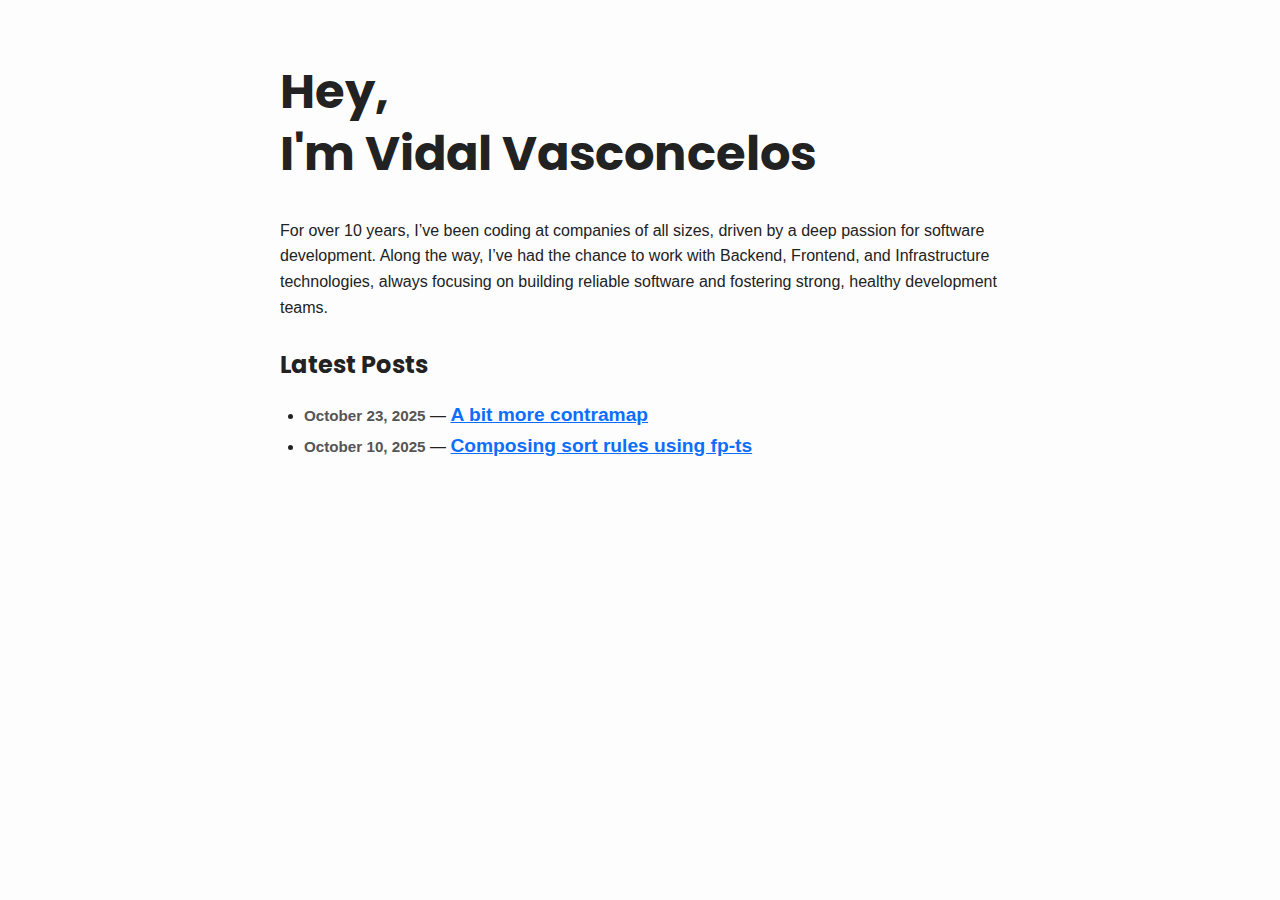
<file: public/index.html>
<!DOCTYPE html>
<html lang="en">
<head>
    <meta charset="utf-8">
    <title>Vidal Vasconcelos</title>
    <link href="./assets/styles.css" rel="stylesheet">
    <link rel="stylesheet"
          href="https://fonts.bunny.net/css?family=Poppins:700,700i,800,800i|Zilla+Slab:400,400i,500,500i,600,600i,700,700i,&subset=latin-ext&display=swap"/>

</head>
<body>
<main>
    <h1>Hey,<br> I'm Vidal Vasconcelos</h1>
    <p>For over 10 years, I’ve been coding at companies of all sizes, driven by a deep passion for software development.
        Along the way, I’ve had the chance to work with Backend, Frontend, and Infrastructure technologies, always
        focusing on building reliable software and fostering strong, healthy development teams.</p>
    <h2>Latest Posts</h2>
    <ul>
        <li><span class="post-date">October 23, 2025</span> — <a href="./2025-10-23-A-BIT-MORE-CONTRAMAP.html">A bit
            more contramap</a></li>
        <li><span class="post-date">October 10, 2025</span> — <a href="./2025-10-10-COMPOSE-SORTING-RULES.html">Composing
            sort rules using fp-ts</a></li>
    </ul>
</main>
</body>
</html>
</file>
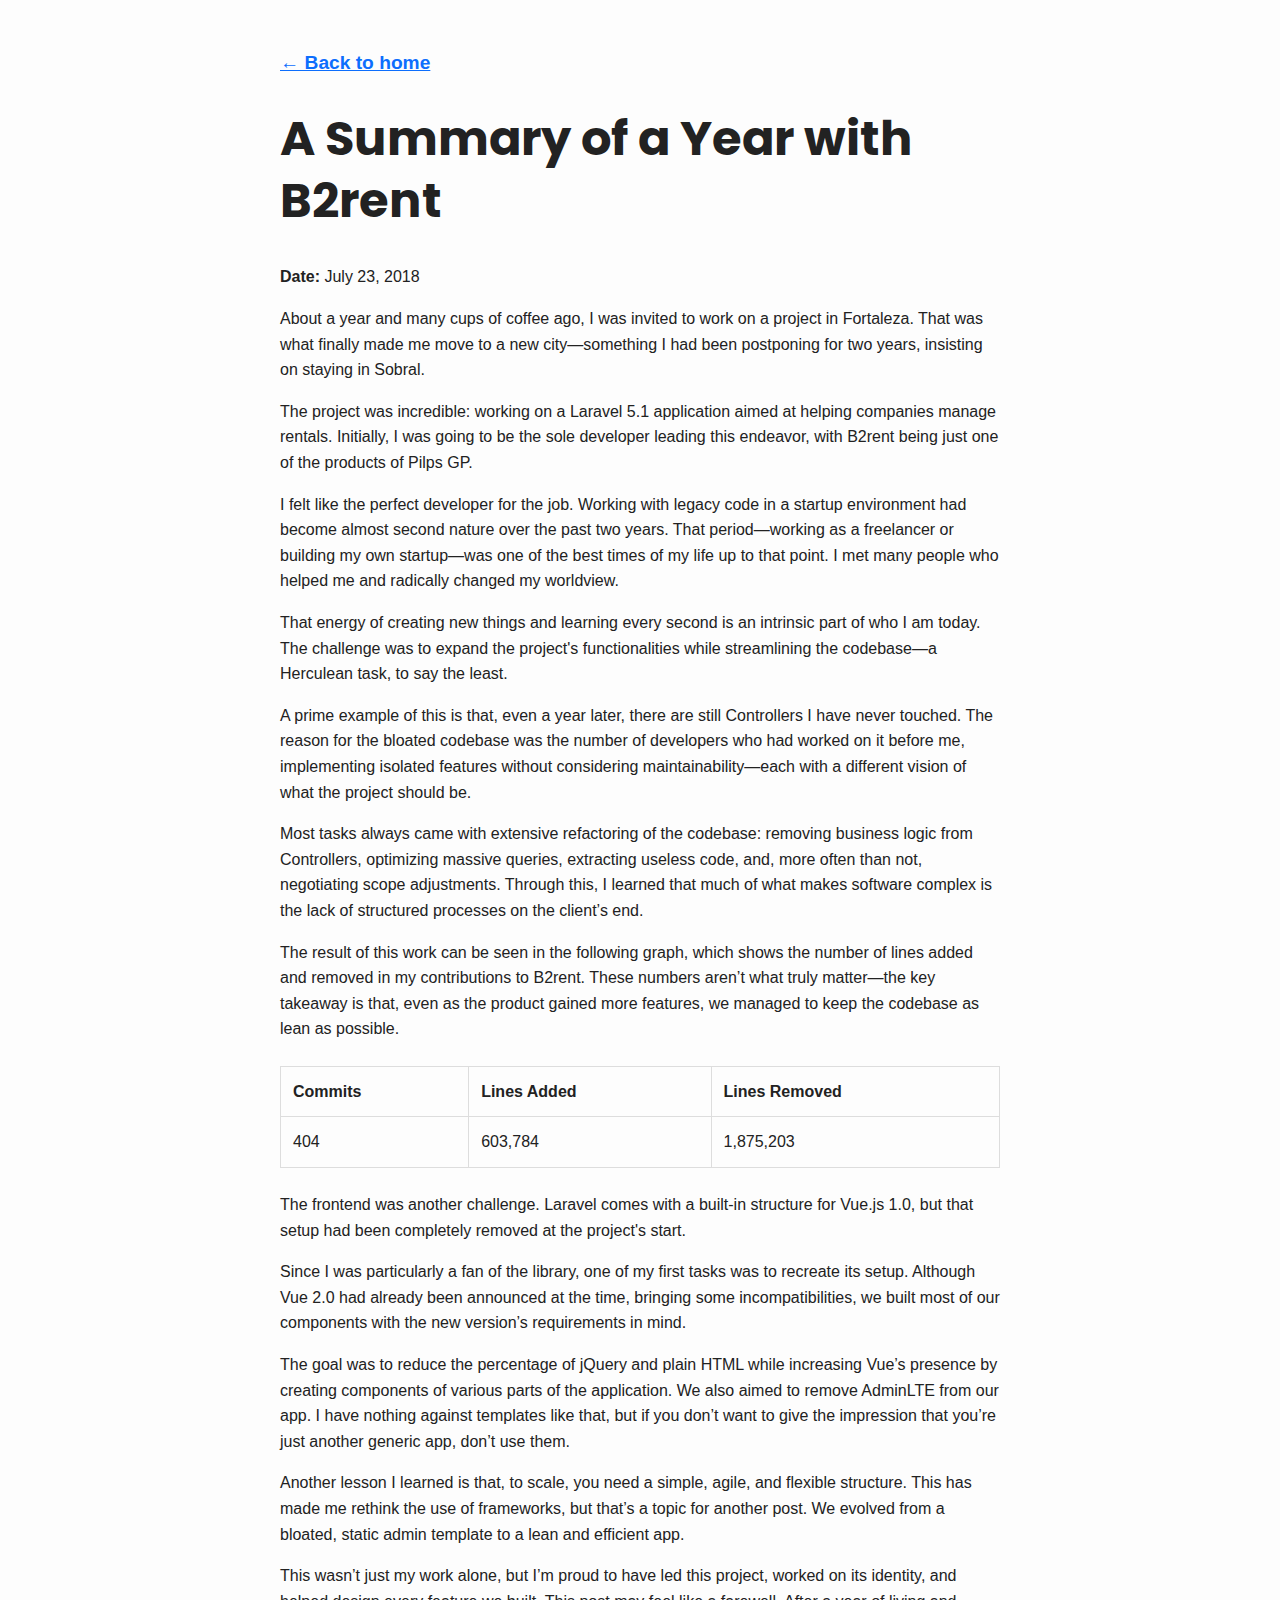
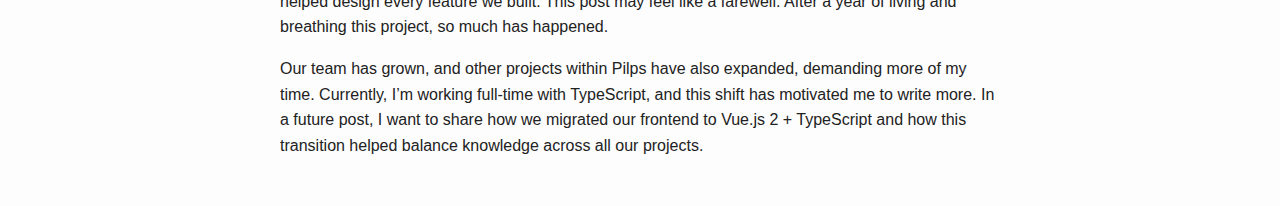
<file: public/2018-06-23-AN-YEAR-WORK-ON-B2RENT.html>
<!DOCTYPE html>
<html lang="en">
<head>
    <meta charset="utf-8">
    <title>A Summary of a Year with B2rent</title>
    <link href="./assets/styles.css" rel="stylesheet">
    <link rel="stylesheet"
          href="https://fonts.bunny.net/css?family=Poppins:700,700i,800,800i|Zilla+Slab:400,400i,500,500i,600,600i,700,700i,&subset=latin-ext&display=swap"/>
</head>
<body>
<article>
    <p><a href="./index.html">&larr; Back to home</a></p>
    <h1>A Summary of a Year with B2rent</h1>
    <p><strong>Date:</strong> July 23, 2018</p>
    <p>About a year and many cups of coffee ago, I was invited to work on a project in Fortaleza. That was what finally
        made me move to a new city—something I had been postponing for two years, insisting on staying in Sobral.</p>
    <p>The project was incredible: working on a Laravel 5.1 application aimed at helping companies manage rentals.
        Initially, I was going to be the sole developer leading this endeavor, with B2rent being just one of the
        products of Pilps GP.</p>
    <p>I felt like the perfect developer for the job. Working with legacy code in a startup environment had become
        almost second nature over the past two years. That period—working as a freelancer or building my own startup—was
        one of the best times of my life up to that point. I met many people who helped me and radically changed my
        worldview.</p>
    <p>That energy of creating new things and learning every second is an intrinsic part of who I am today. The
        challenge was to expand the project's functionalities while streamlining the codebase—a Herculean task, to say
        the least.</p>
    <p>A prime example of this is that, even a year later, there are still Controllers I have never touched. The reason
        for the bloated codebase was the number of developers who had worked on it before me, implementing isolated
        features without considering maintainability—each with a different vision of what the project should be.</p>
    <p>Most tasks always came with extensive refactoring of the codebase: removing business logic from Controllers,
        optimizing massive queries, extracting useless code, and, more often than not, negotiating scope adjustments.
        Through this, I learned that much of what makes software complex is the lack of structured processes on the
        client’s end.</p>
    <p>The result of this work can be seen in the following graph, which shows the number of lines added and removed in
        my contributions to B2rent. These numbers aren’t what truly matter—the key takeaway is that, even as the product
        gained more features, we managed to keep the codebase as lean as possible.</p>
    <table>
        <thead>
        <tr>
            <th>Commits</th>
            <th>Lines Added</th>
            <th>Lines Removed</th>
        </tr>
        </thead>
        <tbody>
        <tr>
            <td>404</td>
            <td>603,784</td>
            <td>1,875,203</td>
        </tr>
        </tbody>
    </table>
    <p>The frontend was another challenge. Laravel comes with a built-in structure for Vue.js 1.0, but that setup had
        been completely removed at the project's start.</p>
    <p>Since I was particularly a fan of the library, one of my first tasks was to recreate its setup. Although Vue 2.0
        had already been announced at the time, bringing some incompatibilities, we built most of our components with
        the new version’s requirements in mind.</p>
    <p>The goal was to reduce the percentage of jQuery and plain HTML while increasing Vue’s presence by creating
        components of various parts of the application. We also aimed to remove AdminLTE from our app. I have nothing
        against templates like that, but if you don’t want to give the impression that you’re just another generic app,
        don’t use them.</p>
    <p>Another lesson I learned is that, to scale, you need a simple, agile, and flexible structure. This has made me
        rethink the use of frameworks, but that’s a topic for another post. We evolved from a bloated, static admin
        template to a lean and efficient app.</p>
    <p>This wasn’t just my work alone, but I’m proud to have led this project, worked on its identity, and helped design
        every feature we built. This post may feel like a farewell. After a year of living and breathing this project,
        so much has happened.</p>
    <p>Our team has grown, and other projects within Pilps have also expanded, demanding more of my time. Currently, I’m
        working full-time with TypeScript, and this shift has motivated me to write more. In a future post, I want to
        share how we migrated our frontend to Vue.js 2 + TypeScript and how this transition helped balance knowledge
        across all our projects.</p>
</article>
</body>
</html>
</file>
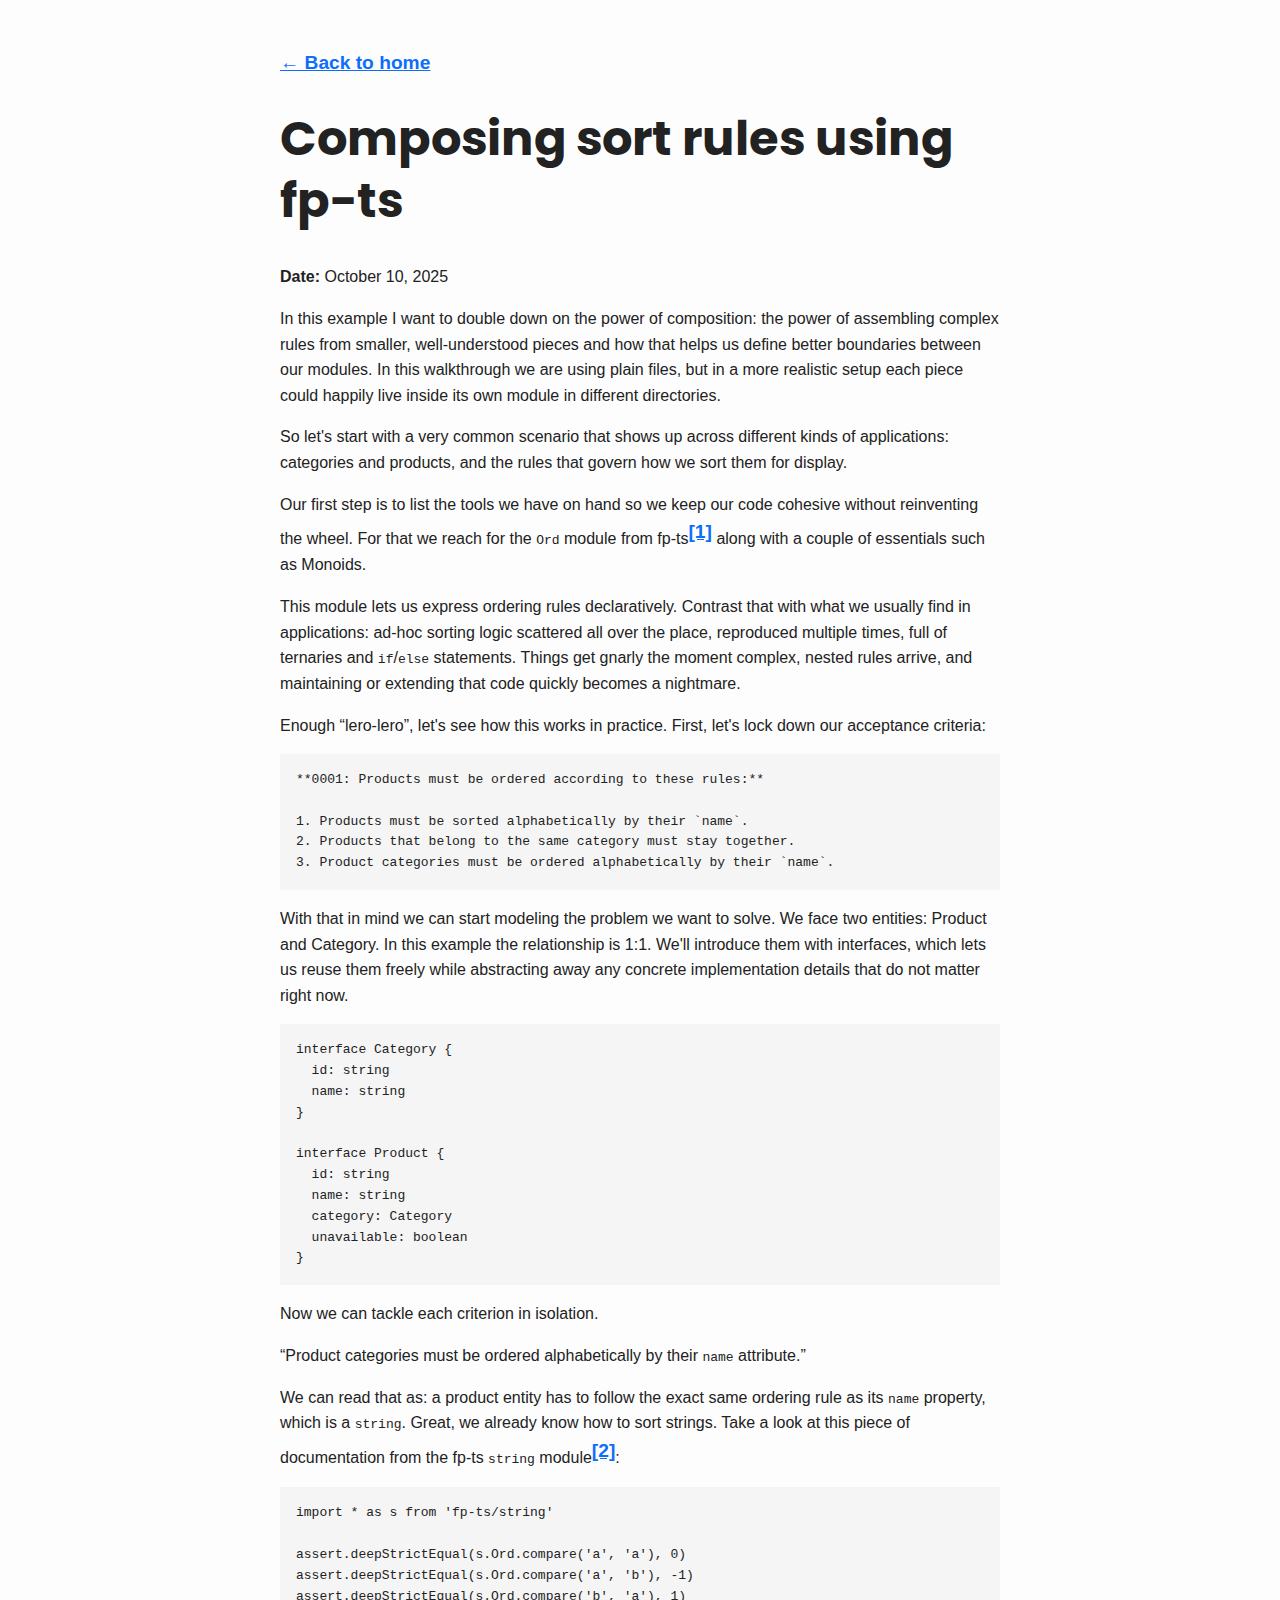
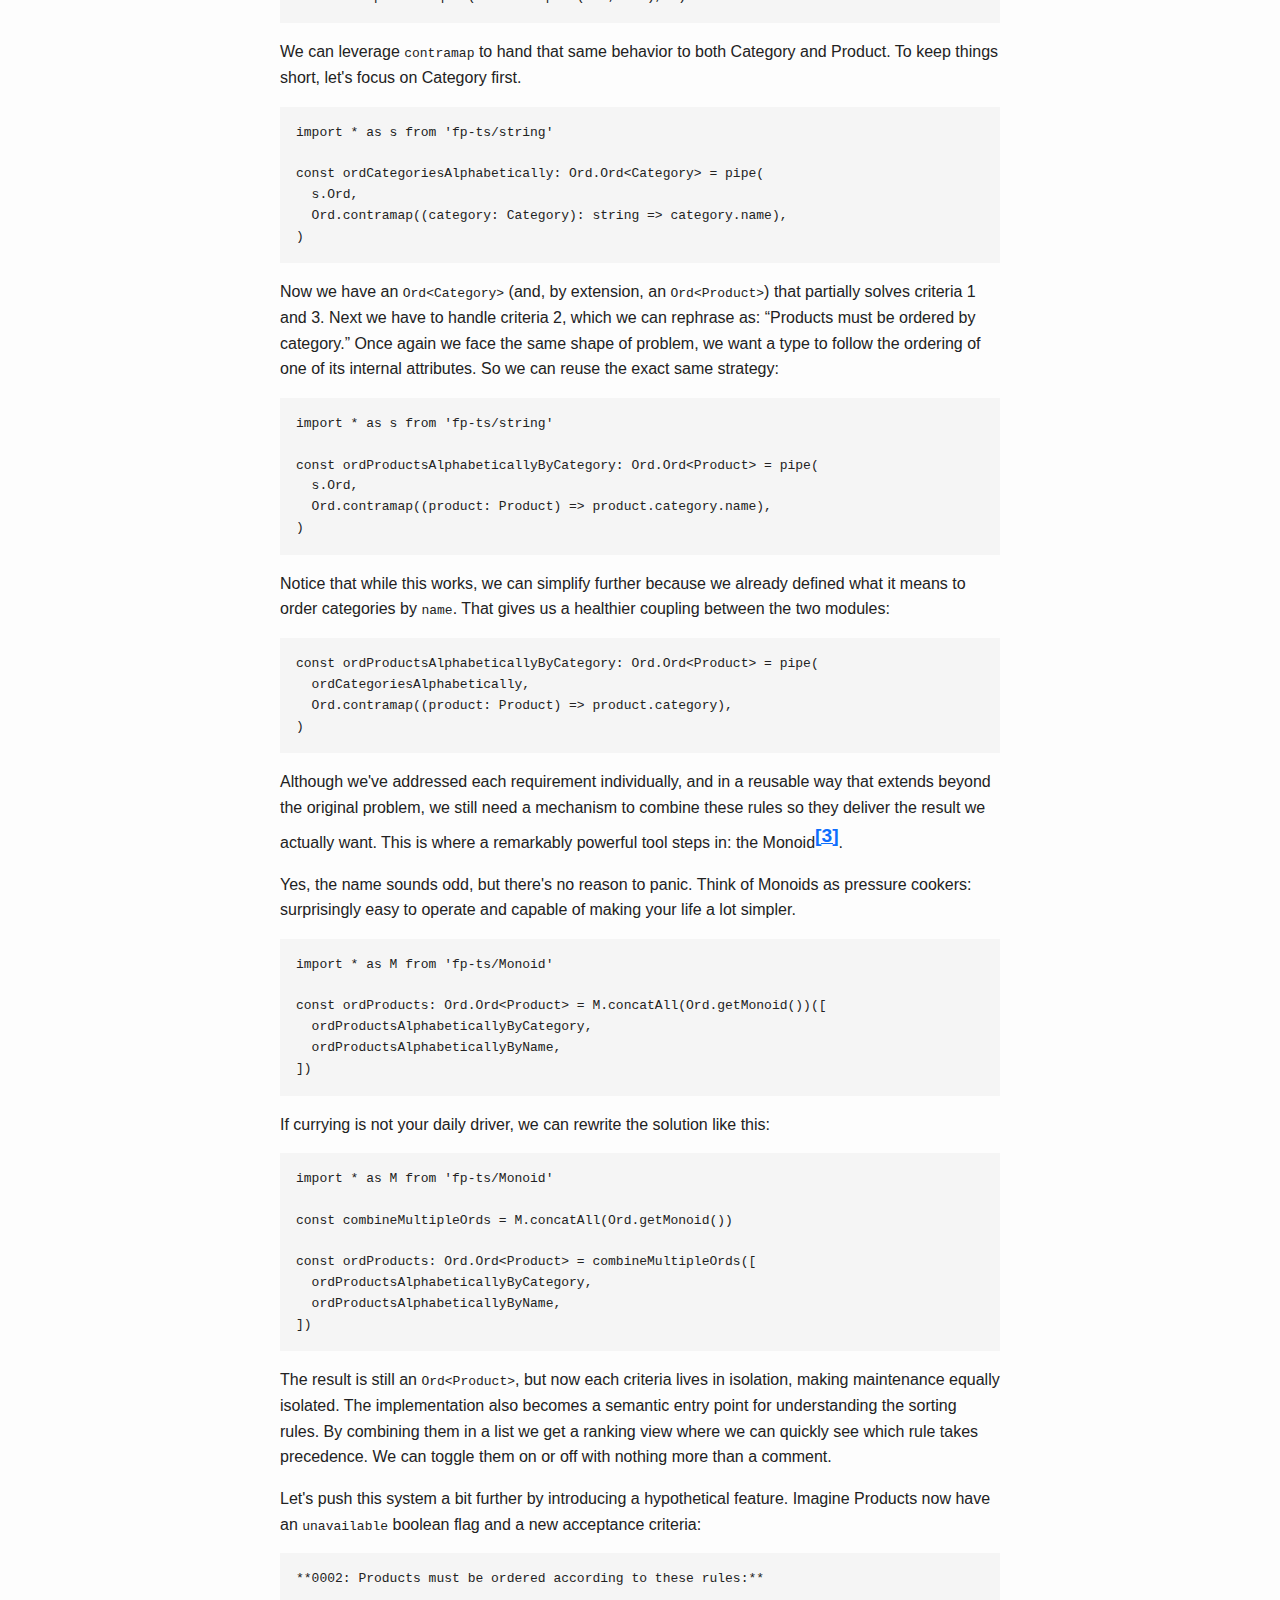
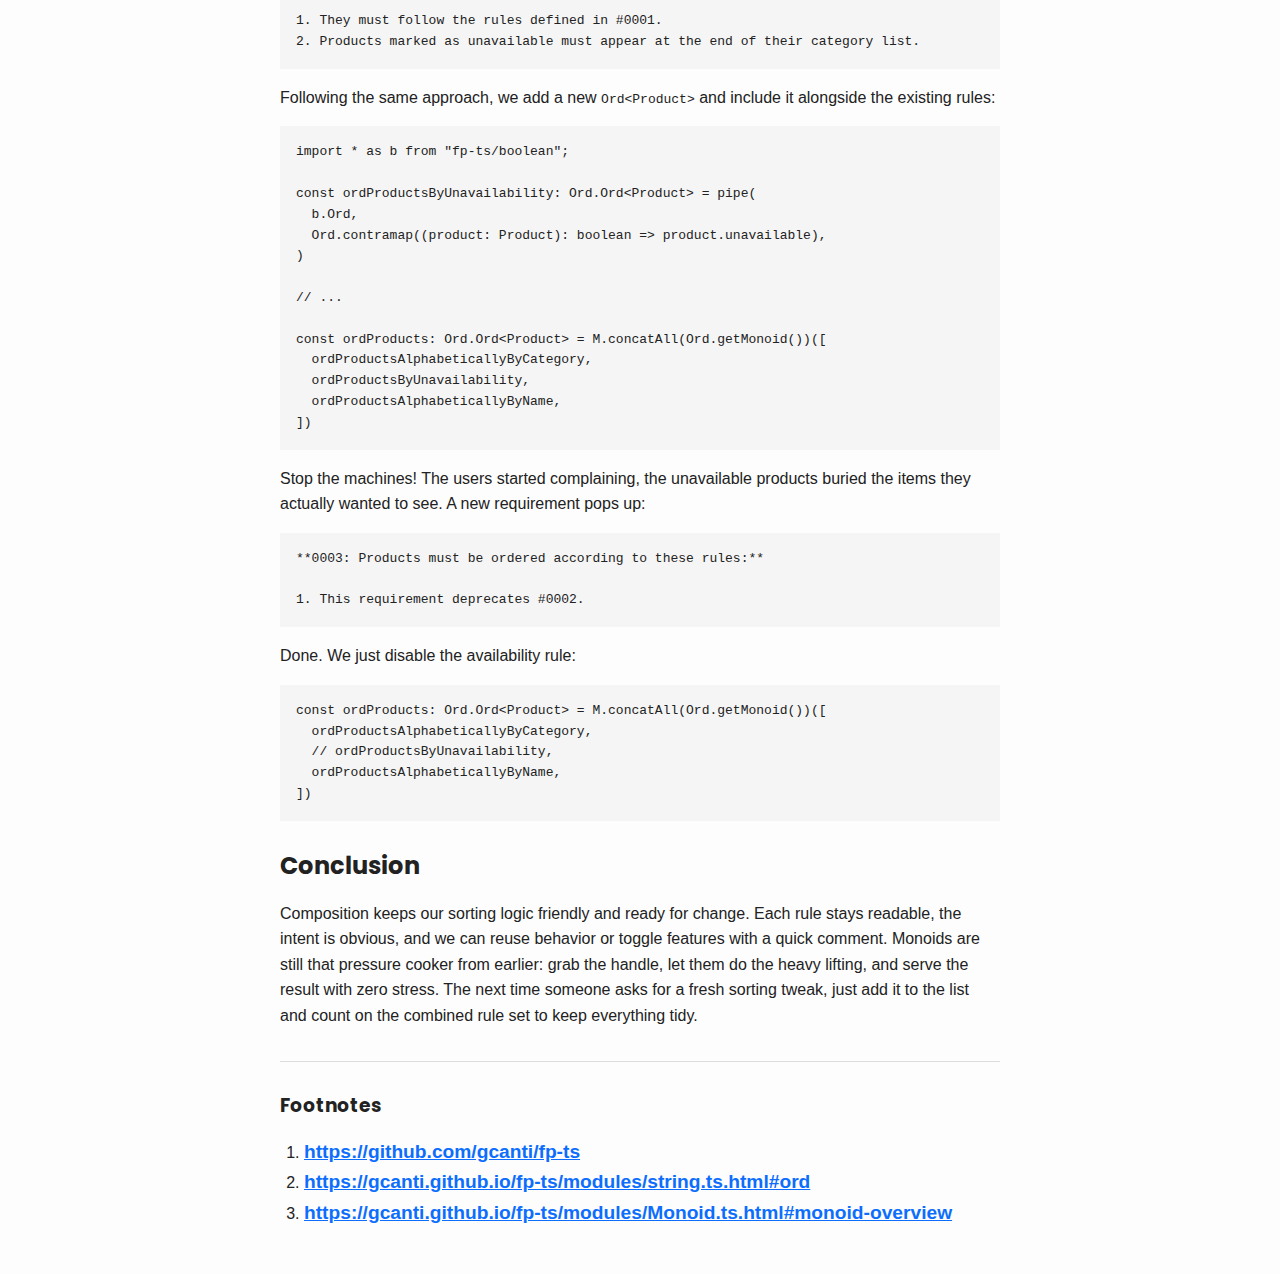
<file: public/2025-10-10-COMPOSE-SORTING-RULES.html>
<!DOCTYPE html>
<html lang="en">
<head>
    <meta charset="utf-8">
    <title>Composing sort rules using fp-ts</title>
    <link href="./assets/styles.css" rel="stylesheet">
    <link rel="stylesheet"
          href="https://fonts.bunny.net/css?family=Poppins:700,700i,800,800i|Zilla+Slab:400,400i,500,500i,600,600i,700,700i,&subset=latin-ext&display=swap"/>
</head>
<body>
<article>
<p><a href="./index.html">&larr; Back to home</a></p>
<h1>Composing sort rules using fp-ts</h1>
<p><strong>Date:</strong> October 10, 2025</p>
    <p>In this example I want to double down on the power of composition: the power of assembling complex rules from
        smaller, well-understood pieces and how that helps us define better boundaries between our modules. In this
        walkthrough we are using plain files, but in a more realistic setup each piece could happily live inside its own
        module in different directories.</p>
    <p>So let's start with a very common scenario that shows up across different kinds of applications: categories and
        products, and the rules that govern how we sort them for display.</p>
    <p>Our first step is to list the tools we have on hand so we keep our code cohesive without reinventing the wheel.
        For that we reach for the <code>Ord</code> module from fp-ts<sup><a href="#fn1">[1]</a></sup> along with a
        couple of essentials such as Monoids.</p>
    <p>This module lets us express ordering rules declaratively. Contrast that with what we usually find in
        applications: ad-hoc sorting logic scattered all over the place, reproduced multiple times, full of ternaries
        and <code>if</code>/<code>else</code> statements. Things get gnarly the moment complex, nested rules arrive, and
        maintaining or extending that code quickly becomes a nightmare.</p>
    <p>Enough &ldquo;lero-lero&rdquo;, let's see how this works in practice. First, let's lock down our acceptance
        criteria:</p>
    <pre><code class="language-markdown">**0001: Products must be ordered according to these rules:**

1. Products must be sorted alphabetically by their `name`.
2. Products that belong to the same category must stay together.
3. Product categories must be ordered alphabetically by their `name`.
</code></pre>
    <p>With that in mind we can start modeling the problem we want to solve. We face two entities: Product and Category.
        In this example the relationship is 1:1. We'll introduce them with interfaces, which lets us reuse them freely
        while abstracting away any concrete implementation details that do not matter right now.</p>
    <pre><code class="language-ts">interface Category {
  id: string
  name: string
}

interface Product {
  id: string
  name: string
  category: Category
  unavailable: boolean
}
</code></pre>
    <p>Now we can tackle each criterion in isolation.</p>
    <p>&ldquo;Product categories must be ordered alphabetically by their <code>name</code> attribute.&rdquo;</p>
    <p>We can read that as: a product entity has to follow the exact same ordering rule as its <code>name</code>
        property, which is a <code>string</code>. Great, we already know how to sort strings. Take a look at this piece
        of documentation from the fp-ts <code>string</code> module<sup><a href="#fn2">[2]</a></sup>:</p>
    <pre><code class="language-ts">import * as s from 'fp-ts/string'

assert.deepStrictEqual(s.Ord.compare('a', 'a'), 0)
assert.deepStrictEqual(s.Ord.compare('a', 'b'), -1)
assert.deepStrictEqual(s.Ord.compare('b', 'a'), 1)
</code></pre>
    <p>We can leverage <code>contramap</code> to hand that same behavior to both Category and Product. To keep things
        short, let's focus on Category first.</p>
    <pre><code class="language-ts">import * as s from 'fp-ts/string'

const ordCategoriesAlphabetically: Ord.Ord&lt;Category&gt; = pipe(
  s.Ord,
  Ord.contramap((category: Category): string =&gt; category.name),
)
</code></pre>
    <p>Now we have an <code>Ord&lt;Category&gt;</code> (and, by extension, an <code>Ord&lt;Product&gt;</code>) that
        partially solves criteria 1 and 3. Next we have to handle criteria 2, which we can rephrase as: &ldquo;Products
        must be ordered by category.&rdquo; Once again we face the same shape of problem, we want a type to follow the
        ordering of one of its internal attributes. So we can reuse the exact same strategy:</p>
    <pre><code class="language-ts">import * as s from 'fp-ts/string'

const ordProductsAlphabeticallyByCategory: Ord.Ord&lt;Product&gt; = pipe(
  s.Ord,
  Ord.contramap((product: Product) =&gt; product.category.name),
)
</code></pre>
    <p>Notice that while this works, we can simplify further because we already defined what it means to order
        categories by <code>name</code>. That gives us a healthier coupling between the two modules:</p>
    <pre><code class="language-ts">const ordProductsAlphabeticallyByCategory: Ord.Ord&lt;Product&gt; = pipe(
  ordCategoriesAlphabetically,
  Ord.contramap((product: Product) =&gt; product.category),
)
</code></pre>
    <p>Although we've addressed each requirement individually, and in a reusable way that extends beyond the original
        problem, we still need a mechanism to combine these rules so they deliver the result we actually want. This is
        where a remarkably powerful tool steps in: the Monoid<sup><a href="#fn3">[3]</a></sup>.</p>
    <p>Yes, the name sounds odd, but there's no reason to panic. Think of Monoids as pressure cookers: surprisingly easy
        to operate and capable of making your life a lot simpler.</p>
    <pre><code class="language-ts">import * as M from 'fp-ts/Monoid'

const ordProducts: Ord.Ord&lt;Product&gt; = M.concatAll(Ord.getMonoid())([
  ordProductsAlphabeticallyByCategory,
  ordProductsAlphabeticallyByName,
])
</code></pre>
    <p>If currying is not your daily driver, we can rewrite the solution like this:</p>
    <pre><code class="language-ts">import * as M from 'fp-ts/Monoid'

const combineMultipleOrds = M.concatAll(Ord.getMonoid())

const ordProducts: Ord.Ord&lt;Product&gt; = combineMultipleOrds([
  ordProductsAlphabeticallyByCategory,
  ordProductsAlphabeticallyByName,
])
</code></pre>
    <p>The result is still an <code>Ord&lt;Product&gt;</code>, but now each criteria lives in isolation, making
        maintenance equally isolated. The implementation also becomes a semantic entry point for understanding the
        sorting rules. By combining them in a list we get a ranking view where we can quickly see which rule takes
        precedence. We can toggle them on or off with nothing more than a comment.</p>
    <p>Let's push this system a bit further by introducing a hypothetical feature. Imagine Products now have an <code>unavailable</code>
        boolean flag and a new acceptance criteria:</p>
    <pre><code class="language-markdown">**0002: Products must be ordered according to these rules:**

1. They must follow the rules defined in #0001.
2. Products marked as unavailable must appear at the end of their category list.
</code></pre>
    <p>Following the same approach, we add a new <code>Ord&lt;Product&gt;</code> and include it alongside the existing
        rules:</p>
    <pre><code class="language-ts">import * as b from "fp-ts/boolean";

const ordProductsByUnavailability: Ord.Ord&lt;Product&gt; = pipe(
  b.Ord,
  Ord.contramap((product: Product): boolean =&gt; product.unavailable),
)

// ...

const ordProducts: Ord.Ord&lt;Product&gt; = M.concatAll(Ord.getMonoid())([
  ordProductsAlphabeticallyByCategory,
  ordProductsByUnavailability,
  ordProductsAlphabeticallyByName,
])
</code></pre>
    <p>Stop the machines! The users started complaining, the unavailable products buried the items they actually wanted
        to see. A new requirement pops up:</p>
    <pre><code class="language-markdown">**0003: Products must be ordered according to these rules:**

1. This requirement deprecates #0002.
</code></pre>
    <p>Done. We just disable the availability rule:</p>
    <pre><code class="language-ts">const ordProducts: Ord.Ord&lt;Product&gt; = M.concatAll(Ord.getMonoid())([
  ordProductsAlphabeticallyByCategory,
  // ordProductsByUnavailability,
  ordProductsAlphabeticallyByName,
])
</code></pre>
    <h2>Conclusion</h2>
    <p>Composition keeps our sorting logic friendly and ready for change. Each rule stays readable, the intent is
        obvious, and we can reuse behavior or toggle features with a quick comment. Monoids are still that pressure
        cooker from earlier: grab the handle, let them do the heavy lifting, and serve the result with zero stress. The
        next time someone asks for a fresh sorting tweak, just add it to the list and count on the combined rule set to
        keep everything tidy.</p>
    <hr>
    <section id="footnotes">
        <h3>Footnotes</h3>
        <ol>
            <li id="fn1"><a href="https://github.com/gcanti/fp-ts">https://github.com/gcanti/fp-ts</a></li>
            <li id="fn2"><a href="https://gcanti.github.io/fp-ts/modules/string.ts.html#ord">https://gcanti.github.io/fp-ts/modules/string.ts.html#ord</a>
            </li>
            <li id="fn3"><a href="https://gcanti.github.io/fp-ts/modules/Monoid.ts.html#monoid-overview">https://gcanti.github.io/fp-ts/modules/Monoid.ts.html#monoid-overview</a>
            </li>
        </ol>
    </section>
</article>
</body>
</html>
</file>
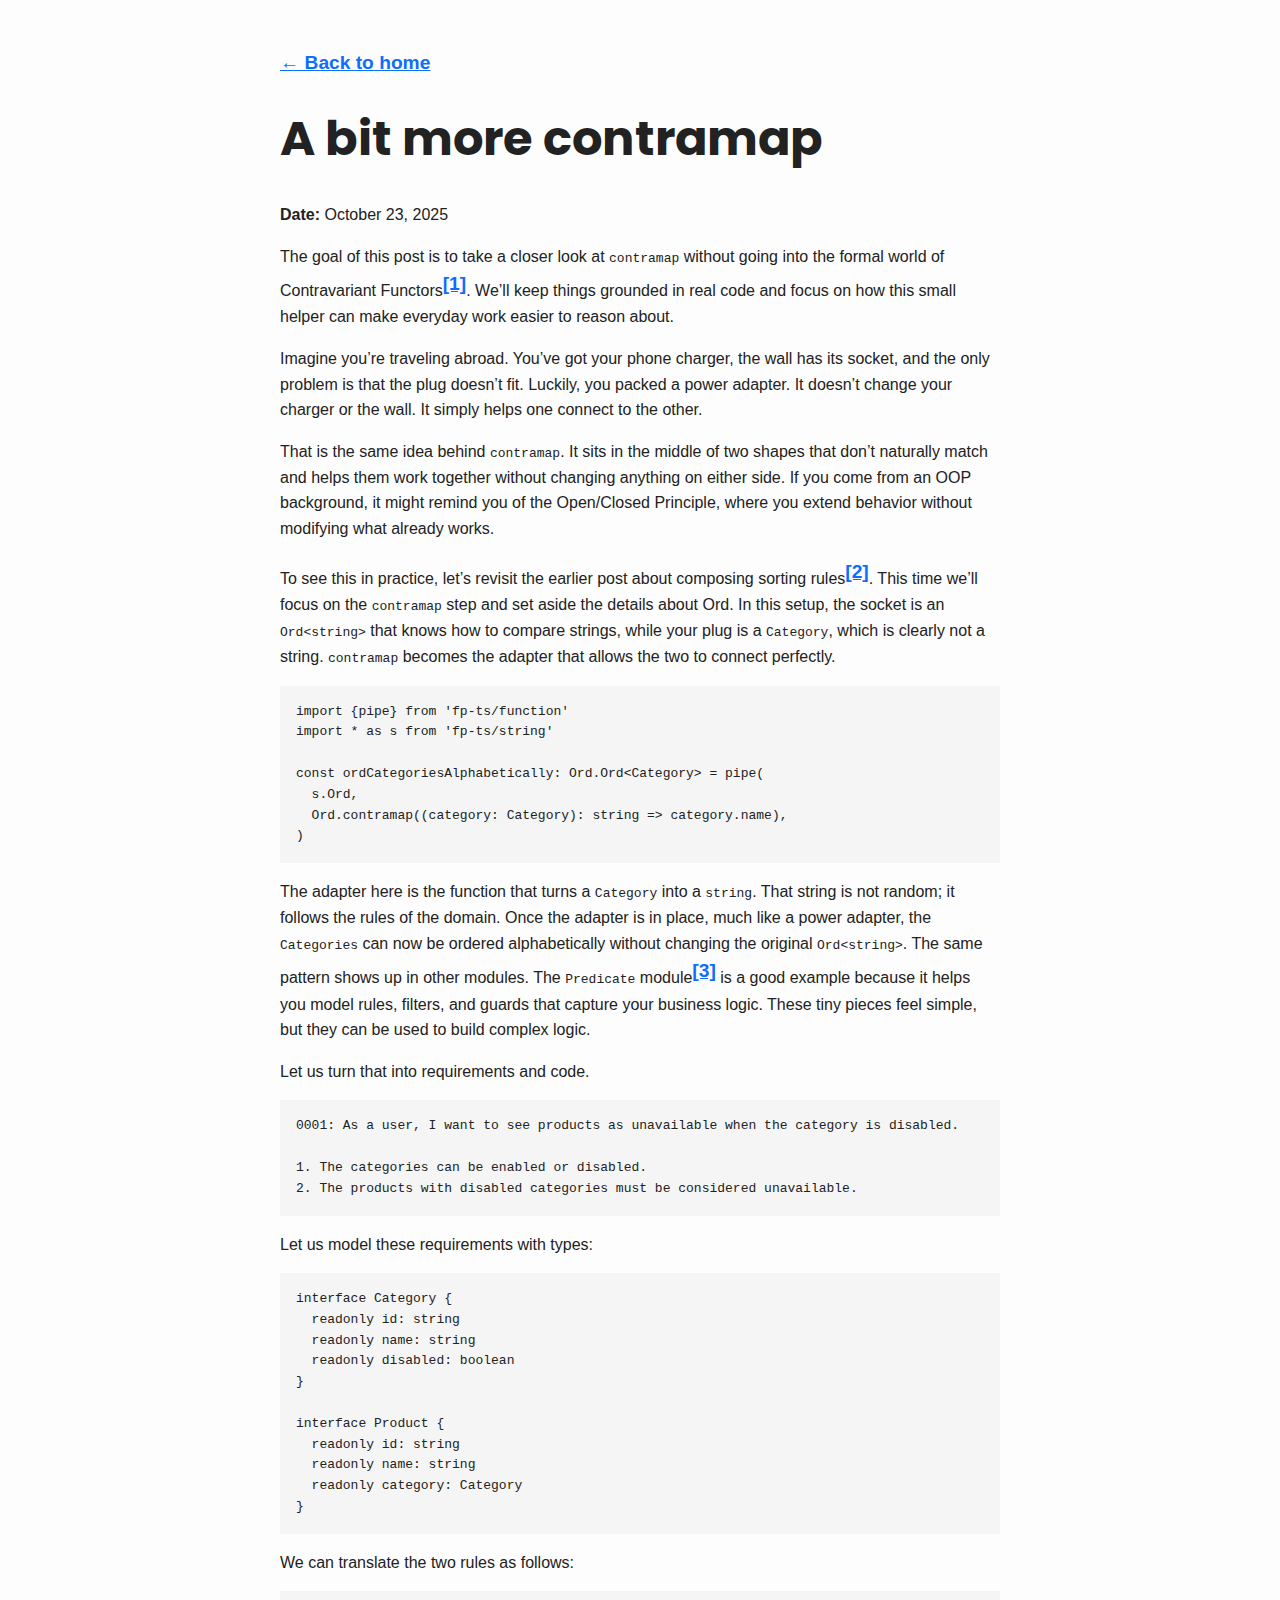
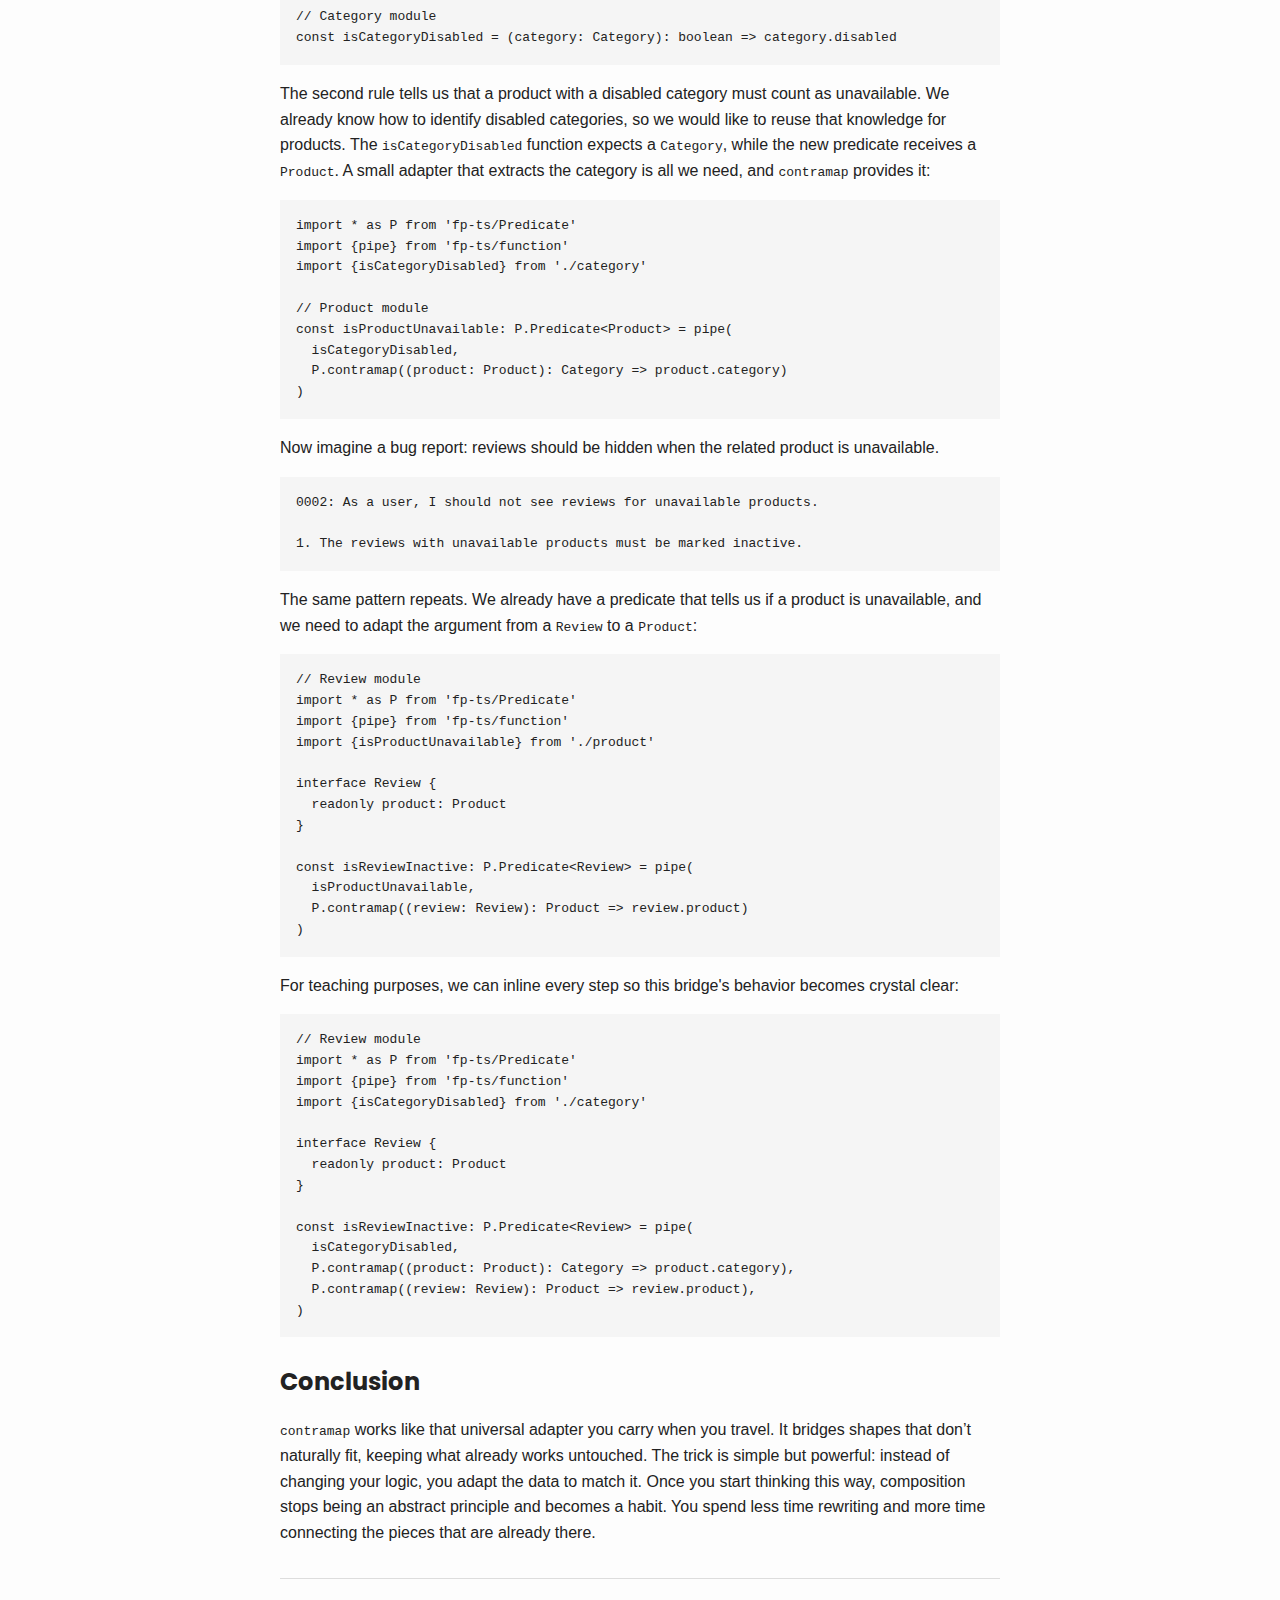
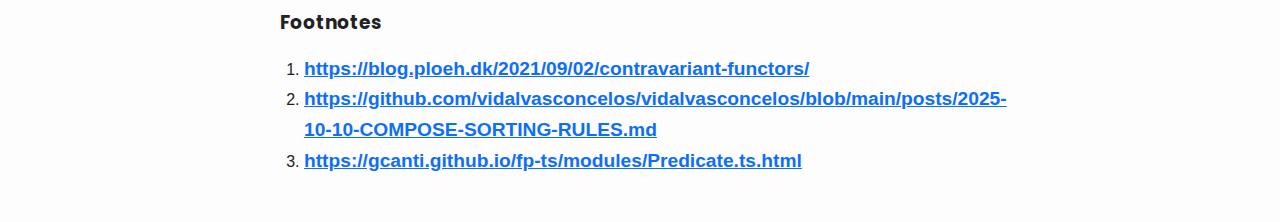
<file: public/2025-10-23-A-BIT-MORE-CONTRAMAP.html>
<!DOCTYPE html>
<html lang="en">
<head>
    <meta charset="utf-8">
    <title>A bit more contramap</title>
    <link href="./assets/styles.css" rel="stylesheet">
    <link rel="stylesheet"
          href="https://fonts.bunny.net/css?family=Poppins:700,700i,800,800i|Zilla+Slab:400,400i,500,500i,600,600i,700,700i,&subset=latin-ext&display=swap"/>
</head>
<body>
<article>
<p><a href="./index.html">&larr; Back to home</a></p>
<h1>A bit more contramap</h1>
<p><strong>Date:</strong> October 23, 2025</p>
    <p>The goal of this post is to take a closer look at <code>contramap</code> without going into the formal world of
        Contravariant Functors<sup><a href="#fn1">[1]</a></sup>. We’ll keep things grounded in real code and focus on
        how this small helper can make everyday work easier to reason about.</p>
    <p>Imagine you’re traveling abroad. You’ve got your phone charger, the wall has its socket, and the only problem is
        that the plug doesn’t fit. Luckily, you packed a power adapter. It doesn’t change your charger or the wall. It
        simply helps one connect to the other.</p>
    <p>That is the same idea behind <code>contramap</code>. It sits in the middle of two shapes that don’t naturally
        match and helps them work together without changing anything on either side. If you come from an OOP background,
        it might remind you of the Open/Closed Principle, where you extend behavior without modifying what already
        works.</p>
    <p>To see this in practice, let’s revisit the earlier post about composing sorting rules<sup><a href="#fn2">[2]</a></sup>.
        This time we’ll focus on the <code>contramap</code> step and set aside the details about Ord. In this setup, the
        socket is an <code>Ord&lt;string&gt;</code> that knows how to compare strings, while your plug is a <code>Category</code>,
        which is clearly not a string. <code>contramap</code> becomes the adapter that allows the two to connect
        perfectly.</p>
    <pre><code class="language-ts">import {pipe} from 'fp-ts/function'
import * as s from 'fp-ts/string'

const ordCategoriesAlphabetically: Ord.Ord&lt;Category&gt; = pipe(
  s.Ord,
  Ord.contramap((category: Category): string =&gt; category.name),
)
</code></pre>
    <p>The adapter here is the function that turns a <code>Category</code> into a <code>string</code>. That string is
        not random; it follows the rules of the domain. Once the adapter is in place, much like a power adapter, the
        <code>Categories</code> can now be ordered alphabetically without changing the original
        <code>Ord&lt;string&gt;</code>. The same pattern shows up in other modules. The <code>Predicate</code>
        module<sup><a href="#fn3">[3]</a></sup> is a good example because it helps you model rules, filters, and guards
        that capture your business logic. These tiny pieces feel simple, but they can be used to build complex logic.
    </p>
    <p>Let us turn that into requirements and code.</p>
    <pre><code class="language-markdown">0001: As a user, I want to see products as unavailable when the category is disabled.

1. The categories can be enabled or disabled.
2. The products with disabled categories must be considered unavailable.
</code></pre>
    <p>Let us model these requirements with types:</p>
    <pre><code class="language-ts">interface Category {
  readonly id: string
  readonly name: string
  readonly disabled: boolean
}

interface Product {
  readonly id: string
  readonly name: string
  readonly category: Category
}
</code></pre>
    <p>We can translate the two rules as follows:</p>
    <pre><code class="language-ts">// Category module
const isCategoryDisabled = (category: Category): boolean =&gt; category.disabled
</code></pre>
    <p>The second rule tells us that a product with a disabled category must count as unavailable. We already know how
        to identify disabled categories, so we would like to reuse that knowledge for products. The <code>isCategoryDisabled</code>
        function expects a <code>Category</code>, while the new predicate receives a <code>Product</code>. A small
        adapter that extracts the category is all we need, and <code>contramap</code> provides it:</p>
    <pre><code class="language-ts">import * as P from 'fp-ts/Predicate'
import {pipe} from 'fp-ts/function'
import {isCategoryDisabled} from './category'

// Product module
const isProductUnavailable: P.Predicate&lt;Product&gt; = pipe(
  isCategoryDisabled,
  P.contramap((product: Product): Category =&gt; product.category)
)
</code></pre>
    <p>Now imagine a bug report: reviews should be hidden when the related product is unavailable.</p>
    <pre><code class="language-markdown">0002: As a user, I should not see reviews for unavailable products.

1. The reviews with unavailable products must be marked inactive.
</code></pre>
    <p>The same pattern repeats. We already have a predicate that tells us if a product is unavailable, and we need to
        adapt the argument from a <code>Review</code> to a <code>Product</code>:</p>
    <pre><code class="language-ts">// Review module
import * as P from 'fp-ts/Predicate'
import {pipe} from 'fp-ts/function'
import {isProductUnavailable} from './product'

interface Review {
  readonly product: Product
}

const isReviewInactive: P.Predicate&lt;Review&gt; = pipe(
  isProductUnavailable,
  P.contramap((review: Review): Product =&gt; review.product)
)
</code></pre>
    <p>For teaching purposes, we can inline every step so this bridge's behavior becomes crystal clear:</p>
    <pre><code class="language-ts">// Review module
import * as P from 'fp-ts/Predicate'
import {pipe} from 'fp-ts/function'
import {isCategoryDisabled} from './category'

interface Review {
  readonly product: Product
}

const isReviewInactive: P.Predicate&lt;Review&gt; = pipe(
  isCategoryDisabled,
  P.contramap((product: Product): Category =&gt; product.category),
  P.contramap((review: Review): Product =&gt; review.product),
)
</code></pre>
    <h2>Conclusion</h2>
    <p><code>contramap</code> works like that universal adapter you carry when you travel. It bridges shapes that don’t
        naturally fit, keeping what already works untouched. The trick is simple but powerful: instead of changing your
        logic, you adapt the data to match it. Once you start thinking this way, composition stops being an abstract
        principle and becomes a habit. You spend less time rewriting and more time connecting the pieces that are
        already there.</p>
    <hr>
    <section id="footnotes">
        <h3>Footnotes</h3>
        <ol>
            <li id="fn1"><a href="https://blog.ploeh.dk/2021/09/02/contravariant-functors/">https://blog.ploeh.dk/2021/09/02/contravariant-functors/</a>
            </li>
            <li id="fn2"><a
                    href="https://github.com/vidalvasconcelos/vidalvasconcelos/blob/main/posts/2025-10-10-COMPOSE-SORTING-RULES.md">https://github.com/vidalvasconcelos/vidalvasconcelos/blob/main/posts/2025-10-10-COMPOSE-SORTING-RULES.md</a>
            </li>
            <li id="fn3"><a href="https://gcanti.github.io/fp-ts/modules/Predicate.ts.html">https://gcanti.github.io/fp-ts/modules/Predicate.ts.html</a>
            </li>
        </ol>
    </section>
</article>
</body>
</html>
</file>
<file: public/assets/styles.css>
body {
    font-family: sans-serif;
    margin: 0 auto;
    padding: 2rem 1.5rem;
    max-width: 720px;
    line-height: 1.6;
    color: #222;
    background: #fdfdfd;
}

h1, h2, h3 {
    line-height: 1.3;
    margin-top: 1.8rem;
    font-family: Poppins, sans-serif;
}

h1 {
    font-size: 3rem;
}

p {
    margin: 1rem 0;
}

ul, ol {
    padding-left: 1.5rem;
    margin: 1rem 0;
}

table {
    width: 100%;
    border-collapse: collapse;
    margin: 1.5rem 0;
}

th, td {
    border: 1px solid #ddd;
    padding: 0.75rem;
    text-align: left;
}

code, pre {
    font-family: monospace;
}

pre {
    background: #f5f5f5;
    padding: 1rem;
    overflow-x: auto;
}

a {
    color: #0d6efd;
    font-size: 1.2rem;
    font-weight: bold;
}

a:hover {
    color: #125ccc;
    font-size: 1.2rem;
    font-weight: bold;
}

hr {
    border: none;
    border-top: 1px solid #ddd;
    margin: 2rem 0;
}

.post-date {
    color: #555;
    font-size: 0.95rem;
    font-weight: 600;
}
</file>
